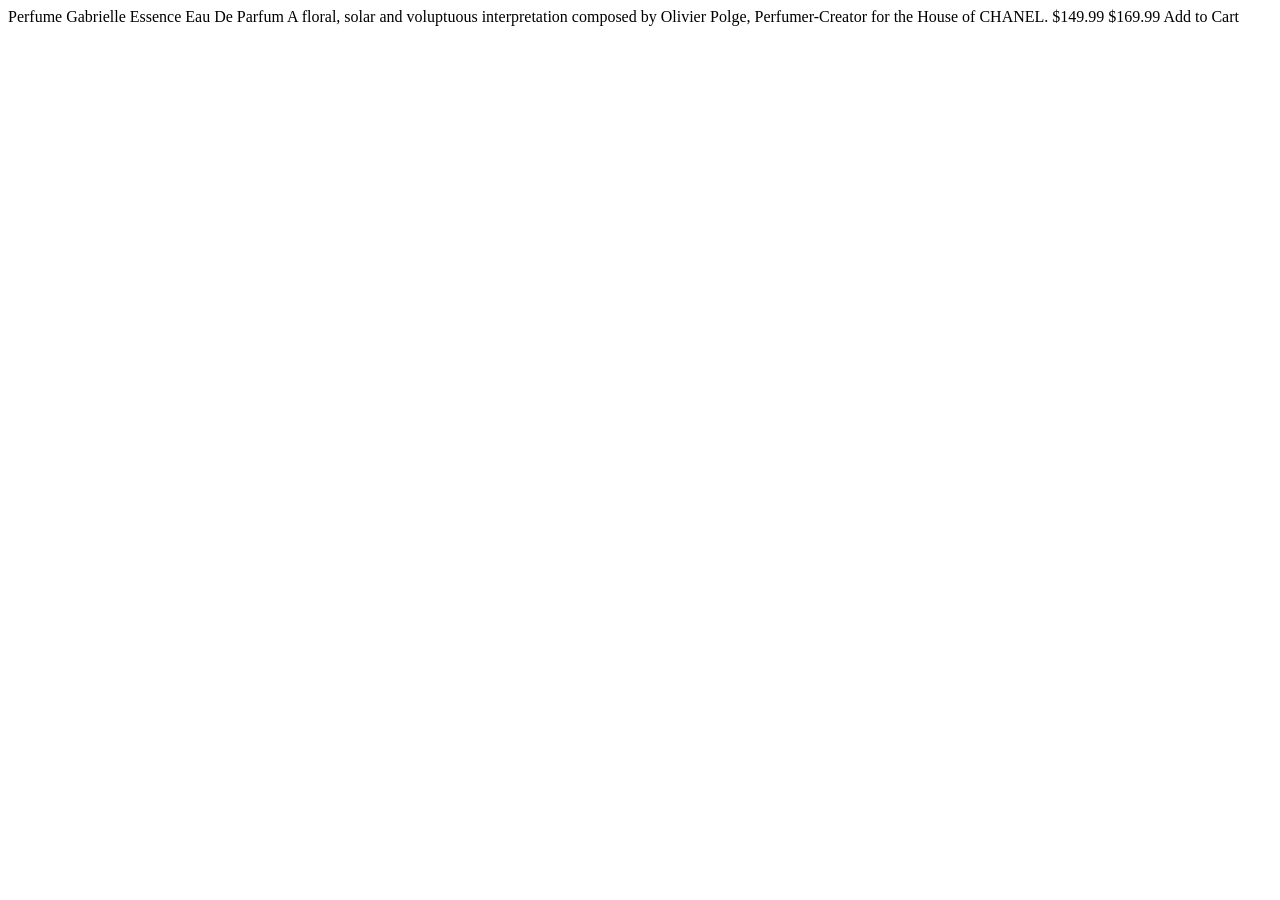
<file: product-preview-card-component-main/index.html>
<!DOCTYPE html>
<html lang="en">
<head>
  <meta charset="UTF-8">
  <meta name="viewport" content="width=device-width, initial-scale=1.0"> <!-- displays site properly based on user's device -->

  <link rel="icon" type="image/png" sizes="32x32" href="./images/favicon-32x32.png">
  
  <title>Product preview card component</title>

  <!-- Feel free to remove these styles or customise in your own stylesheet 👍 -->
  <style>
    .attribution { font-size: 11px; text-align: center; }
    .attribution a { color: hsl(228, 45%, 44%); }
  </style>
</head>
<body>

  Perfume

  Gabrielle Essence Eau De Parfum

  A floral, solar and voluptuous interpretation composed by Olivier Polge, 
  Perfumer-Creator for the House of CHANEL.

  $149.99
  $169.99

  Add to Cart
  
</body>
</html>
</file>
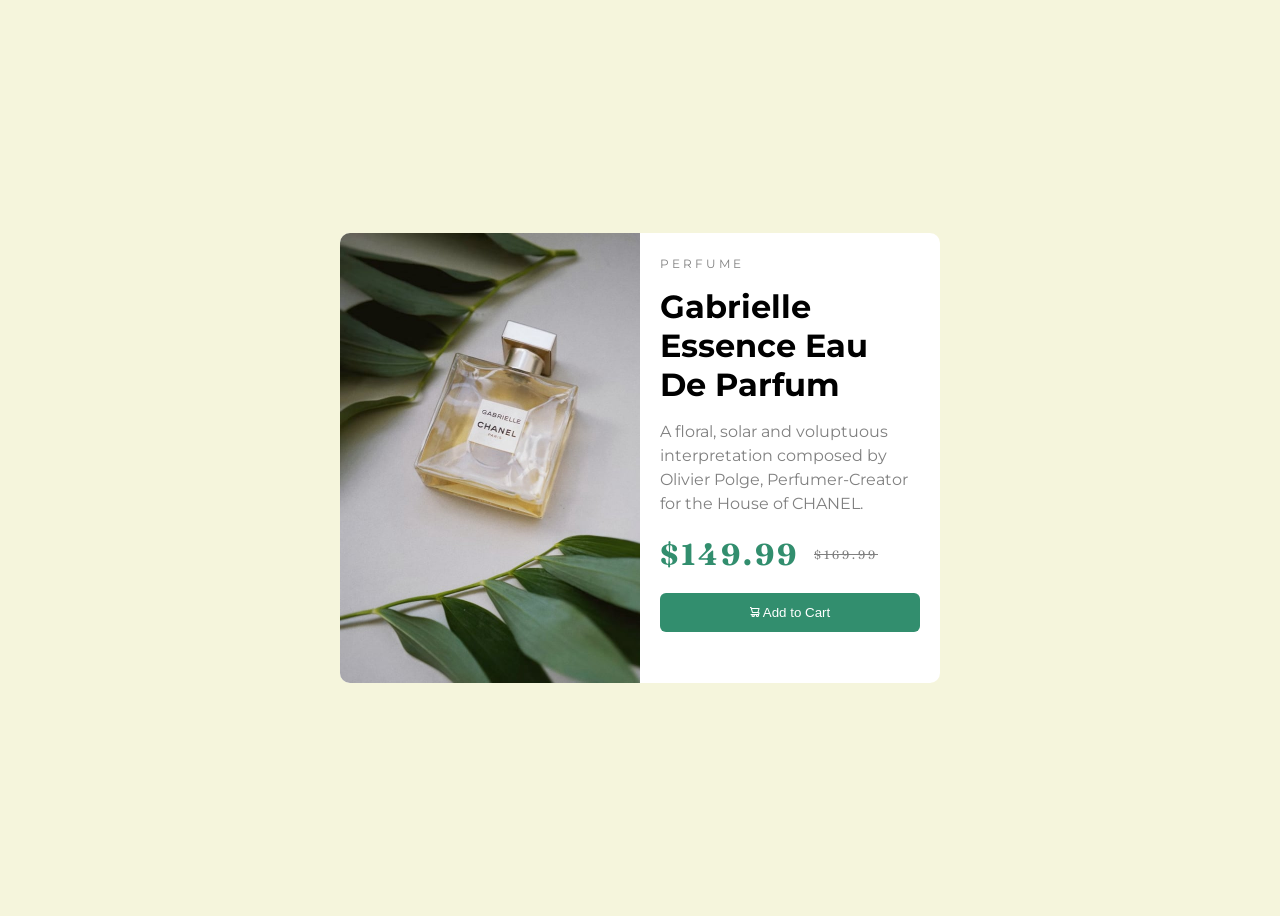
<file: product-preview-card-component-main/index1.html>
<!DOCTYPE html>
<html lang="en">
<head>
  <meta charset="UTF-8">
  <meta name="viewport" content="width=device-width, initial-scale=1.0"> <!-- displays site properly based on user's device -->

  <link rel="icon" type="image/png" sizes="32x32" href="./images/favicon-32x32.png">
  <link rel="stylesheet" href="style.css">
  <link href="https://fonts.googleapis.com/css2?family=Montserrat:wght@500;700&family=Fraunces:wght@700&display=swap" rel="stylesheet">

   <title>Product preview card component</title>
</head>
<body>
    <div class="card">
        <img src="./images/image-product-desktop.jpg" class="image">

<div class="content">
    <span>PERFUME</span>
    <h1> Gabrielle Essence Eau De Parfum</h1>
    <p class="description">
        A floral, solar and voluptuous interpretation composed by Olivier Polge, 
  Perfumer-Creator for the House of CHANEL.
    </p>

<div class="cost">
    <span class="new"> $149.99</span>
    <span class="old-cost"> $169.99</span>
</div>
   <button type="button"> <img src="./images/icon-cart.svg" width="10px" height="10px">  Add to Cart</button>
  </div>
  </div>
</body>
</html>
</file>
<file: product-preview-card-component-main/style.css>
body {
  background-color: beige;
  display: flex;
  justify-content: center;
  align-items: center;
  height: 100vh;
  font-family:'Montserrat';
}

.card {
  display: flex;
  width: 600px;
  background: white;
  border-radius: 10px;
  overflow: hidden;
 
}

.image {
  width: 50%;
  object-fit: cover;
}

.content {
  padding: 20px;
  width: 50%;
}

.content span {
  letter-spacing: 3px;
  color: gray;
  font-size: 12px;
}

h1 {
  margin: 15px 0px;
}

.description {
  color: gray;
  line-height: 1.5;

}

.cost {
  display: flex;
  align-items: center;
  gap: 15px;
  margin: 20px 0;
  font-family: 'Fraunces';
}

.cost span.new{
  font-size: 30px;
  color:#328E6E;
  font-weight: bold;
}

.cost span.old-cost{
  text-decoration: line-through;
  color: gray;
  font: size 10px;
}

button {
  width: 100%;
  padding: 12px;
  background:#328E6E;
  color: white;
  border: none;
  border-radius: 6px;
  cursor: pointer;
  transition: all;
}
button:hover{
    background-color: #1B4D3E;
}
@media(max-width:768px) {
    
    .card{
       flex-direction: column;
        width: 50%;
      
    }
    .image{
        width:100%;
        height:300px;
        object-fit:cover;
    }
    .content{
        width: 90%;
    }
}
</file>
